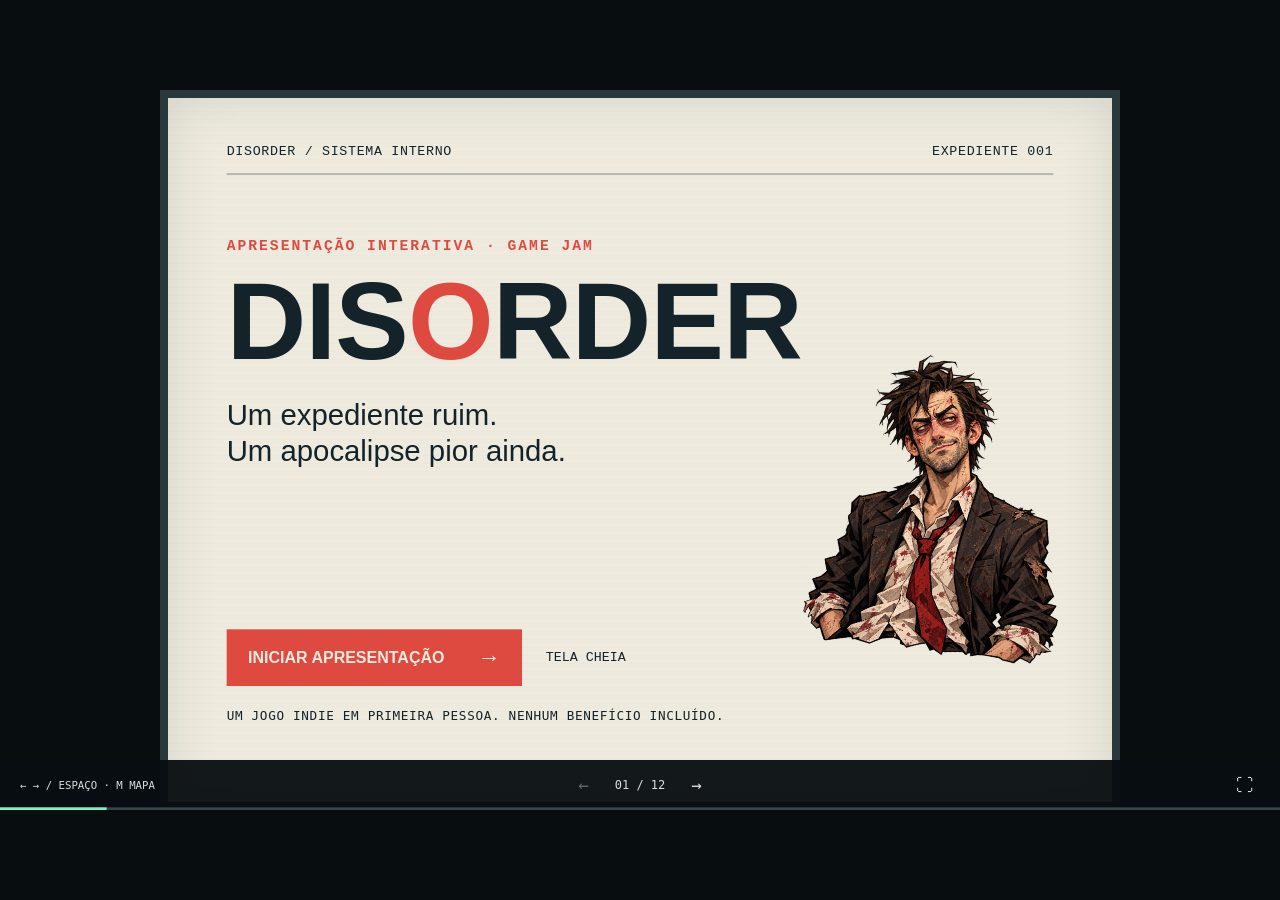
<file: index.html>
<!doctype html>
<html lang="pt-BR">
<head>
  <meta charset="UTF-8">
  <meta name="viewport" content="width=device-width,initial-scale=1">
  <meta name="description" content="DISORDER — apresentação interativa offline para game jam.">
  <title>DISORDER — um expediente ruim</title>
  <link rel="stylesheet" href="styles.css">
  <script src="content.js" defer></script>
  <script src="interactions.js" defer></script>
  <script src="presentation.js" defer></script>
</head>
<body>
  <main id="stage" aria-label="Apresentação DISORDER" tabindex="-1">
    <section class="slide corporate active" data-title="Um expediente ruim" aria-label="Tela 1 — abertura">
      <div class="office-frame cover">
        <div class="masthead"><span>DISORDER / SISTEMA INTERNO</span><span>EXPEDIENTE 001</span></div>
        <div class="cover-heading"><p class="eyebrow">APRESENTAÇÃO INTERATIVA · GAME JAM</p><h1>DIS<span>O</span>RDER</h1><p class="tagline">Um expediente ruim.<br>Um apocalipse pior ainda.</p></div>
        <img class="cover-portrait" src="assets/images/protagonist-bust.png" alt="Retrato do protagonista cansado, de terno gasto e gravata vermelha">
        <div class="cover-actions"><button id="start" class="primary">INICIAR APRESENTAÇÃO <span>→</span></button><button class="text-button" data-fullscreen>TELA CHEIA</button></div>
        <p class="cover-footer">UM JOGO INDIE EM PRIMEIRA PESSOA. NENHUM BENEFÍCIO INCLUÍDO.</p>
      </div>
    </section>

    <section class="slide corporate" data-title="O jogo em uma frase" aria-label="Tela 2 — o que é DISORDER" hidden>
      <div class="office-frame">
        <div class="masthead"><span>FICHA DO PROJETO</span><span>CLASSIFICAÇÃO: INDIE</span></div>
        <p class="eyebrow">02 / O QUE É DISORDER</p>
        <h2>Comédia de escritório.<br><em>Apocalipse em primeira pessoa.</em></h2>
        <div class="project-file"><div><p class="lead">Um funcionário dispensado precisa sobreviver a colegas que levaram o trabalho para o pós-vida.</p><div class="labels"><span>FPS ESTILIZADO</span><span>HUMOR ÁCIDO</span><span>PROGRESSÃO</span></div><p class="file-note">Capítulo 1 jogável no navegador.<br>Combate, economia e novas runs.</p></div><figure class="portrait-file"><img src="assets/images/protagonist-bust.png" alt="Arte usada no HUD do protagonista shooter"><figcaption>PERFIL: CANSADO. AINDA FUNCIONAL.</figcaption></figure></div>
      </div>
    </section>

    <section class="slide corporate" data-title="Antes do apocalipse" aria-label="Tela 3 — premissa" hidden>
      <div class="office-frame story">
        <div class="masthead"><span>OCORRÊNCIA / RECURSOS HUMANOS</span><span>ANTES DO CAOS</span></div>
        <div class="story-copy"><p class="eyebrow">03 / PREMISSA</p><h2>Você só queria<br>ir embora.</h2><p class="lead">Rotina. Burocracia. Demissão.<br>Na saída, o mundo muda.</p><p class="file-note">O escritório mantém sua imagem<br>640 × 480 / 4:3.</p><span class="stamp">EXPEDIENTE ENCERRADO</span></div>
        <figure class="office-shot"><img src="assets/screenshots/office.png" alt="Captura real do escritório, com personagem e mesa"><figcaption>CAPTURA REAL · ESCRITÓRIO</figcaption></figure>
        <p class="story-transition">O PROBLEMA AGORA ESTÁ DO LADO DE FORA. <span>→</span></p>
      </div>
    </section>

    <section class="slide shooter pivot" data-title="O loop de sobrevivência" aria-label="Tela 4 — transição e gameplay loop" hidden>
      <img class="scene-bg" src="assets/screenshots/extinguisher.jpg" alt="Rua real do shooter com extintor e tampa de lixeira em primeira pessoa">
      <div class="dark-wash"></div>
      <div class="content"><p class="eyebrow">04 / AGORA EM 16:9</p><h2>Fim do expediente.<br><em>Início do problema.</em></h2><p class="lead">Sobreviver é escolher onde gastar seu próximo recurso.</p>
        <div class="loop" aria-label="Loop de gameplay">
          <button data-loop="0" class="selected"><b>01</b><span>EXPLORAR</span></button><i>→</i>
          <button data-loop="1"><b>02</b><span>COMBATER</span></button><i>→</i>
          <button data-loop="2"><b>03</b><span>COLETAR AURA</span></button><i>→</i>
          <button data-loop="3"><b>04</b><span>MELHORAR</span></button><i>→</i>
          <button data-loop="4"><b>05</b><span>AVANÇAR</span></button>
        </div><p id="loop-detail" class="loop-detail" aria-live="polite">Leia a rua: cobertura, suprimentos e caminhos para o próximo confronto.</p>
        <p class="caption">IMAGEM REAL DO JOGO · CAPÍTULO COM SEIS ÁREAS E UM CONFRONTO FINAL</p>
      </div>
    </section>

    <section class="slide shooter arsenal" data-title="Armas com funções diferentes" aria-label="Tela 5 — armas e combate" hidden>
      <div class="content"><p class="eyebrow">05 / ARSENAL</p><h2>Ferramentas de<br><em>desligamento.</em></h2><div class="weapon-copy"><p class="small-label">ARMA SELECIONADA</p><h3 id="weapon-title">ESPINGARDA</h3><p id="weapon-role" class="lead">Controle de grupos a curta distância.</p><p id="weapon-detail">10 pellets independentes.<br>Um disparo pode atingir vários alvos.</p><div class="combat-facts"><span>HEADSHOTS</span><span>RECUO</span><span>DEFESA COM TAMPA</span></div><p class="caption">Impactos por superfície · munição finita<br>Gore configurável · feedback visual e sonoro</p></div></div>
      <figure class="weapon-shot"><img id="weapon-image" src="assets/screenshots/shotgun.jpg" alt="Espingarda em primeira pessoa na rua do jogo"><figcaption>CAPTURA REAL · GALERIA DE ARMAS DO JOGO</figcaption></figure>
      <div class="weapon-selector" role="group" aria-label="Selecionar arma">
        <button data-weapon="extinguisher">01 EXTINTOR</button><button data-weapon="knife">02 FACA</button><button data-weapon="pistol">03 PISTOLA</button><button data-weapon="shotgun" class="selected">04 ESPINGARDA</button><button data-weapon="smg">05 SMG</button><button data-weapon="revolver">06 REVÓLVER</button><button data-weapon="rifle">07 RIFLE</button><button data-weapon="stapler">08 GRAMPEADOR</button>
      </div>
    </section>

    <section class="slide paper enemies" data-title="A equipe pós-vida" aria-label="Tela 6 — inimigos" hidden>
      <div class="content"><p class="eyebrow">06 / DOSSIÊS DA EMPRESA</p><h2>Uma equipe.<br><em>Vários problemas.</em></h2><div class="enemy-detail"><span id="enemy-type" class="stamp">COMUM</span><h3 id="enemy-title">EXECUTIVO</h3><p id="enemy-behavior" class="lead">Persegue e pressiona de perto.</p><p id="enemy-counter">Mantenha distância. Use a tampa para abrir espaço.</p><p class="caption">Recortes 2D transparentes no mundo 3D.<br>Comportamento legível antes do ataque.</p></div></div>
      <div class="dossier-art"><div class="dossier-grid"></div><img id="enemy-image" src="assets/images/zombie-executive.png" alt="Recorte do inimigo executivo zumbi"><span class="dossier-id">ARQUIVO / 006 — ATIVO</span></div>
      <div class="enemy-selector" role="group" aria-label="Selecionar dossiê"><button data-enemy="common" class="selected">COMUM</button><button data-enemy="fast">RÁPIDO</button><button data-enemy="heavy">PESADO</button><button data-enemy="ranged">À DISTÂNCIA</button><button data-enemy="elite">ELITE</button><button data-enemy="special">ESPECIAL</button></div>
    </section>

    <section class="slide boss" data-title="Diretor Executivo" aria-label="Tela 7 — revelação do boss" hidden>
      <div class="boss-grid"></div><div class="boss-art"><img src="assets/images/zombie-director.webp" alt="Arte do Diretor Executivo, chefe zumbi corporativo"></div>
      <div class="boss-copy"><p class="eyebrow">07 / REUNIÃO FINAL</p><div id="boss-locked"><p class="small-label">IDENTIDADE RESTRITA</p><h2>???</h2><p class="lead">A última aprovação<br>vem da diretoria.</p><button id="reveal-boss" class="primary">REVELAR ARQUIVO <span>→</span></button><p class="caption">SETA DIREITA TAMBÉM REVELA</p></div>
        <div id="boss-revealed" hidden><p class="small-label">DIRETORIA / AMEAÇA MÁXIMA</p><h2>Diretor<br>Executivo.</h2><p class="boss-quote">“Sua resistência foi registrada.”</p><div class="phase-list"><div><b>01</b><span>INVESTIDA · PISÃO · ARREMESSO</span></div><div><b>02</b><span>MAIS PRESSÃO · EQUIPE INVOCADA</span></div><div><b>03</b><span>REUNIÃO · CORTES · DEMISSÃO EM MASSA</span></div></div><p class="caption">Três fases · avisos antes dos ataques · janelas de resposta<br>Não é apenas uma barra de vida maior.</p></div>
      </div>
    </section>

    <section class="slide shooter economy" data-title="Aura-Matic" aria-label="Tela 8 — economia e compra simulada" hidden>
      <div class="content"><p class="eyebrow">08 / ECONOMIA DA RUN</p><h2>Sua alma.<br><em>Nossa margem.</em></h2><p class="lead">1 inimigo comum = 1 Aura garantida.</p><div class="aura-rule"><span>◆</span><p>Orbe físico · coleta automática<br>Pesados: 2 · elites: 4–5<br>Double Aura dobra os drops comuns.</p></div><figure class="real-shop"><div class="shop-crop"><img src="assets/screenshots/shop-full.jpg" alt="Detalhe real da interface da loja Aura-Matic"></div><figcaption>INTERFACE REAL · DETALHE RECORTADO</figcaption></figure></div>
      <div class="shop-simulator"><div class="simulator-top"><span>AURA-MATIC / SIMULAÇÃO</span><button id="reset-shop" class="text-button">REINICIAR</button></div><p class="small-label">SALDO DE EXEMPLO · NÃO ALTERA O JOGO</p><p class="sim-balance">◆ <span id="sim-balance">100</span> <small>AURA</small></p><div id="upgrade-list"></div><p id="shop-feedback" role="status">Escolha um benefício. A próxima compra ficará mais cara.</p><p class="caption">Preços-base do modo Normal.<br>Preço = arredondar para cima(base × 1,28ⁿⁱ́ᵛᵉˡ)</p></div>
    </section>

    <section class="slide paper replay" data-title="O próximo expediente" aria-label="Tela 9 — rejogabilidade e proposta de progressão" hidden>
      <div class="content"><p class="eyebrow">09 / DEPOIS DA RUN</p><h2>Acabou a run.<br><em>Não acabou o expediente.</em></h2><div class="replay-columns"><article><p class="status implemented">JÁ IMPLEMENTADO</p><h3>Voltar diferente.</h3><p>Normal, Hard e Hora Extra.<br>Eventos, encontros e modificadores.</p><div class="meta-flow"><span>AURA + UPGRADES<br><b>reiniciam na nova run</b></span><span>ARMAS + DESAFIOS + RECORDES<br><b>ficam no perfil local</b></span></div></article><article class="proposal"><p class="status">PROPOSTA / NÃO IMPLEMENTADA</p><h3>Desempenho.</h3><p>1 eliminação → 1 ponto persistente.<br>Investir em melhorias permanentes.</p><div class="run-example"><span>EXEMPLO, NÃO RECORDES REAIS</span><b>312 KILLS <i>/</i> 84 HEADSHOTS</b><p>31:42 de sobrevivência → 312 pontos propostos</p></div></article></div></div>
    </section>

    <section class="slide shooter technical" data-title="Recursos da empresa" aria-label="Tela 10 — tecnologia e arquitetura" hidden>
      <div class="content"><p class="eyebrow">10 / RECURSOS DA EMPRESA</p><h2>Um FPS.<br><em>Só um navegador.</em></h2><div class="tech-layout"><div><p class="lead">JavaScript · Three.js<br>HTML · CSS · Vite</p><p class="tech-note">Site estático no GitHub Pages.<br>Sem backend em runtime.</p><p class="caption">Billboards, texturas compactas e efeitos em pools.<br>IA a 10 Hz. Qualidade ajustável.</p></div><div class="architecture" aria-label="Arquitetura do jogo"><div class="architecture-head">NAVEGADOR / LOOP DO JOGO</div><div class="architecture-grid"><span><b>INPUT</b>câmera · movimento</span><span><b>COMBATE</b>armas · acertos · IA</span><span><b>PROGRESSÃO</b>Aura · loja · eventos</span><span><b>APRESENTAÇÃO</b>Three.js · HUD · áudio</span></div><div class="architecture-foot"><span>SAVE + META → localStorage</span><span>VITE → ARQUIVOS ESTÁTICOS</span></div></div></div></div>
    </section>

    <section class="slide paper evolution" data-title="Evolução e incidentes" aria-label="Tela 11 — evolução e desafios" hidden>
      <div class="content"><p class="eyebrow">11 / INCIDENTES REGISTRADOS</p><h2>O projeto evoluiu.<br><em>O escopo também precisou evoluir.</em></h2><div class="evolution-layout"><div><div class="history"><div><b>01</b><p>ESCRITÓRIO<span>Atmosfera, humor e rotina.</span></p></div><div><b>02</b><p>VIRADA PARA O FPS<span>Arsenal, inimigos e economia.</span></p></div><div><b>03</b><p>LEGIBILIDADE E ESTABILIDADE<span>Pegada das armas, câmera e feedback.</span></p></div></div><div class="evolution-images"><img src="assets/screenshots/office.png" alt="Escritório do início do jogo"><span>→</span><img src="assets/screenshots/pistol.jpg" alt="Pistola no exterior atual do jogo"></div></div><div class="incident-list"><h3>O que deu trabalho.</h3><p><b>ENTRADA</b>Retomar o controle após cutscenes.</p><p><b>LEITURA</b>Mãos, armas e inimigos no mesmo estilo.</p><p><b>ECONOMIA</b>Pequenos drops previsíveis; preços crescentes.</p><p><b>PERFORMANCE</b>Limitar efeitos, memória e atualizações.</p><span class="status">AINDA EM POLIMENTO / PLAYTEST HUMANO</span></div></div></div>
    </section>

    <section class="slide shooter closing" data-title="Expediente encerrado" aria-label="Tela 12 — encerramento e demo" hidden>
      <img class="scene-bg" src="assets/screenshots/boss.jpg" alt="Captura real da arena final do Diretor"><div class="dark-wash"></div>
      <div class="content"><p class="eyebrow">12 / EXPEDIENTE ENCERRADO</p><h2>DIS<span>O</span>RDER</h2><p class="tagline">O RH não aprovou.<br>Você pode jogar.</p><div class="closing-actions"><a class="primary" href="https://gustvxlz.github.io/disorder/" target="_blank" rel="noopener noreferrer">JOGAR DISORDER ↗</a><button id="open-gallery">DEMO OFFLINE / CAPTURAS</button><a href="backup/DISORDER_APRESENTACAO.pdf" target="_blank">BACKUP PDF</a></div><p class="caption">O jogo online precisa de internet. Esta apresentação não.<br>Capítulo 1 jogável · projeto independente em polimento</p><a class="repo-link" href="https://github.com/gustvxlz/disorder" target="_blank" rel="noopener noreferrer">github.com/gustvxlz/disorder ↗</a></div><img class="closing-portrait" src="assets/images/protagonist-bust.png" alt="Retrato do protagonista DISORDER">
    </section>

    <nav class="deck-nav" aria-label="Navegação da apresentação"><button id="prev" aria-label="Tela anterior">←</button><span id="counter">01 / 12</span><button id="next" aria-label="Próxima tela">→</button><span class="key-hint">← → / ESPAÇO · M MAPA</span><button data-fullscreen aria-label="Entrar ou sair de tela cheia">⛶</button><div class="progress-track"><div id="progress"></div></div></nav>
  </main>
  <aside id="presenter" hidden aria-label="Notas do apresentador"><p class="presenter-warning">MODO DO APRESENTADOR<br>NÃO PROJETAR ESTA JANELA</p><div class="timer-row"><strong id="timer">00:00</strong><button id="timer-toggle">PAUSAR</button><button id="timer-reset">ZERAR</button></div><h2 id="note-title"></h2><p id="note-time"></p><h3>IDEIA PRINCIPAL</h3><p id="note-idea"></p><h3>FALA SUGERIDA</h3><p id="note-speech"></p><h3>TRANSIÇÃO</h3><p id="note-transition"></p><h3>A SEGUIR</h3><p id="note-next"></p></aside>
  <dialog id="overview" aria-label="Mapa da apresentação"><div class="dialog-top"><h2>MAPA DO EXPEDIENTE</h2><button data-close="overview">FECHAR / M</button></div><div id="overview-list"></div></dialog>
  <dialog id="gallery" aria-label="Galeria offline de capturas reais"><div class="dialog-top"><h2>DISORDER / DEMO EM CAPTURAS</h2><button data-close="gallery">VOLTAR À APRESENTAÇÃO</button></div><figure><img id="gallery-image" alt=""><figcaption id="gallery-caption"></figcaption></figure><div class="gallery-nav"><button id="gallery-prev">← ANTERIOR</button><span id="gallery-count"></span><button id="gallery-next">PRÓXIMA →</button></div></dialog>
  <p id="toast" role="status" hidden></p>
  <noscript>Ative JavaScript para a apresentação interativa ou abra backup/DISORDER_APRESENTACAO.pdf.</noscript>
</body>
</html>
</file>
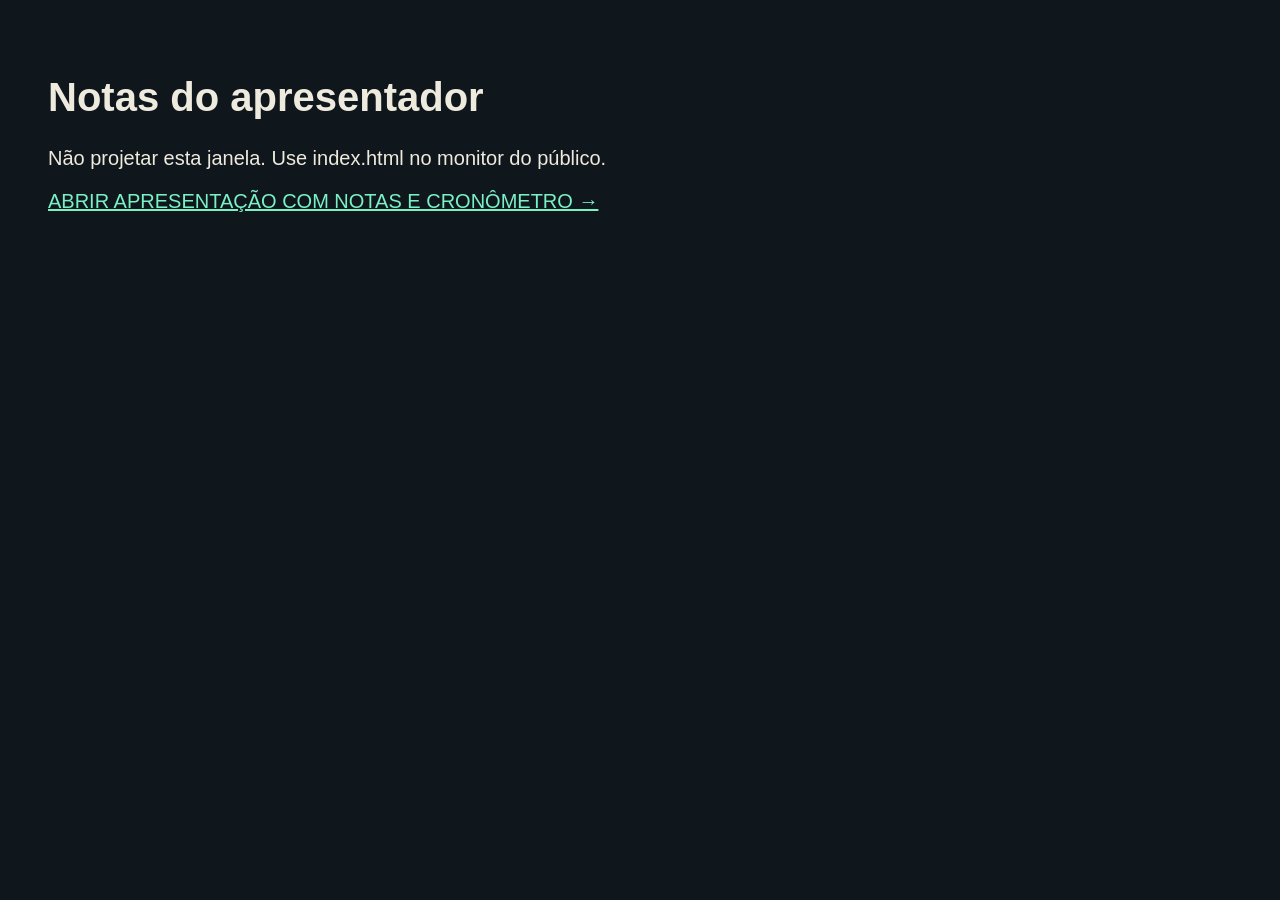
<file: APRESENTADOR.html>
<!doctype html>
<html lang="pt-BR">
<head><meta charset="UTF-8"><meta name="viewport" content="width=device-width,initial-scale=1"><title>DISORDER — notas privadas</title></head>
<body style="background:#10171c;color:#eeeade;font:20px Arial;padding:40px">
  <h1>Notas do apresentador</h1>
  <p>Não projetar esta janela. Use index.html no monitor do público.</p>
  <a style="color:#7af0c5" href="index.html?presenter=true">ABRIR APRESENTAÇÃO COM NOTAS E CRONÔMETRO →</a>
</body>
</html>
</file>
<file: styles.css>
:root{--paper:#eeeade;--ink:#14232a;--dark:#10171c;--red:#df4a40;--mint:#7af0c5;--muted:#b8c2c6;--stage-scale:1;color-scheme:dark}
*{box-sizing:border-box}html,body{margin:0;width:100%;height:100%;overflow:hidden;background:#080d10}body{font-family:Arial,Helvetica,sans-serif;color:var(--paper)}button,a{font:inherit}button,a{touch-action:manipulation}button{cursor:pointer}button:disabled{cursor:default;opacity:.4}button:focus-visible,a:focus-visible{outline:4px solid var(--mint);outline-offset:5px}button{border:1px solid currentColor;background:transparent;color:inherit;padding:15px 24px}a{color:inherit;text-decoration:none}button:hover,a:hover{filter:brightness(1.12)}[hidden]{display:none!important}
#stage{width:1920px;height:1080px;position:absolute;left:50%;top:50%;transform:translate(-50%,-50%) scale(var(--stage-scale));transform-origin:center;overflow:hidden;background:var(--dark);outline:none}
.slide{position:absolute;inset:0;overflow:hidden;background:var(--dark);animation:enter .32s ease-out}.slide.paper,.office-frame{background:var(--paper);color:var(--ink)}.slide.corporate{background:#080d10}.office-frame{position:absolute;left:240px;top:0;width:1440px;height:1080px;padding:68px 88px;border:12px solid #28383b;box-shadow:inset 0 0 70px #334c3b25}.office-frame:after{content:"";position:absolute;inset:0;background:repeating-linear-gradient(0deg,transparent,transparent 3px,#00000004 4px);pointer-events:none}.masthead{display:flex;justify-content:space-between;align-items:center;padding-bottom:22px;border-bottom:2px solid #14232a55;font:20px Consolas,'Courier New',monospace;letter-spacing:1px;margin-bottom:64px}.eyebrow,.small-label,.caption,.status{font-family:Consolas,'Courier New',monospace}.eyebrow{font-size:22px;letter-spacing:3px;margin:0 0 25px;color:var(--red);font-weight:bold}.small-label{font-size:20px;letter-spacing:2px;margin:0 0 12px}.caption{font-size:20px;line-height:1.5;color:var(--muted)}.paper .caption,.office-frame .caption{color:#43545d}h1,h2,h3,p,figure{margin-top:0}h1,h2,h3{font-family:Impact,'Arial Narrow',Arial,sans-serif;font-weight:900;letter-spacing:1px}h2{font-size:82px;line-height:1.06;margin:0 0 32px}h2 em{font-style:normal;color:var(--red)}h3{font-size:48px;line-height:1.08;margin:0 0 24px}.lead{font-size:34px;line-height:1.32}.content{position:absolute;inset:0;padding:88px 100px 125px}.tagline{font-size:44px;line-height:1.24}.primary{display:inline-flex;align-items:center;justify-content:space-between;gap:50px;background:var(--red);color:var(--paper);border:0;font-size:24px;font-weight:bold;padding:23px 32px;min-height:70px}.primary span{font-size:34px}.text-button{border:0;font:20px Consolas,'Courier New',monospace;padding:12px}.stamp{display:inline-block;color:var(--red);border:3px solid var(--red);font:700 25px Consolas,'Courier New',monospace;padding:14px 20px;transform:rotate(-4deg)}.labels{display:flex;flex-wrap:wrap;gap:12px;margin-top:38px}.labels span{background:var(--ink);color:var(--paper);padding:12px 15px;font:21px Consolas,monospace}.file-note{font:25px/1.45 Consolas,'Courier New',monospace;margin-top:45px;color:#425259}
.cover .masthead{margin-bottom:95px}.cover-heading{position:relative;z-index:2;max-width:840px}.cover h1{font-size:165px;line-height:.9;margin:20px 0 40px;letter-spacing:-1px}.cover h1 span,.closing h2 span{color:var(--red)}.cover-portrait{position:absolute;right:55px;bottom:215px;width:410px;height:460px;object-fit:contain;transform:rotate(6deg)}.cover-actions{position:absolute;left:88px;bottom:174px;display:flex;align-items:center;gap:24px;z-index:3}.cover-footer{position:absolute;left:88px;bottom:100px;font:19px Consolas,monospace;letter-spacing:1px}.project-file{display:grid;grid-template-columns:1.15fr .85fr;gap:40px;margin-top:30px}.project-file .lead{max-width:650px}.portrait-file{margin:0;height:430px;display:flex;flex-direction:column;align-items:center}.portrait-file img{height:380px;max-width:100%;object-fit:contain}.portrait-file figcaption{font:18px Consolas,monospace;margin-top:15px}.story .masthead{margin-bottom:52px}.story-copy{position:relative;z-index:2;width:470px}.story-copy h2{font-size:79px}.story-copy .lead{font-size:32px}.story-copy .stamp{margin-top:28px;font-size:23px}.office-shot{position:absolute;right:66px;top:247px;width:660px;margin:0;border:8px solid var(--ink);background:var(--ink);color:var(--paper)}.office-shot img{width:100%;height:486px;object-fit:cover;object-position:50% 50%}.office-shot figcaption{font:18px Consolas,monospace;padding:15px}.story-transition{position:absolute;left:88px;bottom:135px;font:25px Consolas,monospace;letter-spacing:1px}.story-transition span{color:var(--red);margin-left:30px}
.scene-bg{position:absolute;inset:0;width:100%;height:100%;object-fit:cover}.dark-wash{position:absolute;inset:0;background:linear-gradient(90deg,#10171cf2 0%,#10171ca6 65%,#10171c88),linear-gradient(0deg,#10171c 0%,transparent 60%)}.pivot{animation:widen .45s ease-out}.pivot .lead{max-width:980px}.pivot h2{font-size:92px}.loop{display:flex;align-items:center;gap:15px;position:absolute;left:100px;right:100px;bottom:290px}.loop button{flex:1;height:148px;padding:24px 20px;border-color:#c7c6b580;text-align:left;background:#11191ce6}.loop b{display:block;color:var(--red);font:32px Consolas,monospace;margin-bottom:18px}.loop span{font:700 26px Arial}.loop i{font-style:normal;color:var(--mint);font-size:30px}.loop button.selected{border-color:var(--mint);box-shadow:inset 0 -6px var(--mint)}.loop-detail{position:absolute;left:100px;bottom:185px;max-width:1500px;font-size:32px}.pivot .caption{position:absolute;left:100px;bottom:132px}
.arsenal .content{width:820px}.arsenal h2{font-size:82px}.weapon-copy{margin-top:52px}.weapon-copy h3{color:var(--mint);font-size:54px}.weapon-copy .lead{font-size:32px;max-width:650px;margin-bottom:22px}.weapon-copy>p:not(.lead):not(.caption):not(.small-label){font-size:27px;line-height:1.4}.combat-facts{display:flex;gap:14px;flex-wrap:wrap;margin:35px 0 25px}.combat-facts span{border-top:3px solid var(--red);padding-top:12px;font:18px Consolas,monospace}.weapon-shot{position:absolute;left:840px;right:70px;top:100px;height:665px;margin:0;display:flex;flex-direction:column;justify-content:center;background:#0d1317;border-top:6px solid var(--red)}.weapon-shot img{width:100%;height:590px;object-fit:contain}.weapon-shot figcaption{font:18px Consolas,monospace;color:var(--muted);padding:12px 22px}.weapon-selector{position:absolute;bottom:145px;left:100px;right:100px;display:grid;grid-template-columns:repeat(4,1fr);gap:12px}.weapon-selector button{padding:18px 20px;font:22px Consolas,monospace;text-align:left;border-color:#55616a}.weapon-selector button.selected,.enemy-selector button.selected{background:var(--mint);border-color:var(--mint);color:var(--ink);font-weight:bold}
.enemies .content{width:1020px}.enemy-detail{margin-top:65px;max-width:690px}.enemy-detail .stamp{font-size:24px;margin-bottom:30px}.enemy-detail h3{font-size:65px}.enemy-detail>p:not(.lead):not(.caption){font-size:28px;line-height:1.4}.dossier-art{position:absolute;right:115px;top:110px;width:710px;height:720px;border:2px solid #67797155}.dossier-grid{position:absolute;inset:0;background-image:linear-gradient(#14232a0c 1px,transparent 1px),linear-gradient(90deg,#14232a0c 1px,transparent 1px);background-size:50px 50px}.dossier-art img{position:absolute;width:95%;height:90%;left:2.5%;top:3%;object-fit:contain;filter:drop-shadow(20px 25px 0 #14232a14)}.dossier-id{position:absolute;bottom:15px;left:22px;font:18px Consolas,monospace}.enemy-selector{position:absolute;bottom:150px;left:100px;right:100px;display:flex;gap:15px}.enemy-selector button{flex:1;white-space:nowrap;font:22px Consolas,monospace;border-color:#59635f}
.boss{background:#b02e2c;color:var(--paper)}.boss-grid{position:absolute;inset:0;background:repeating-linear-gradient(90deg,transparent 0,transparent 119px,#00000010 120px)}.boss-art{position:absolute;left:80px;top:70px;width:850px;height:910px}.boss-art img{width:100%;height:100%;object-fit:contain;filter:brightness(0);opacity:.65;transition:filter .4s,opacity .4s,transform .4s;transform:scale(.94)}.boss.revealed .boss-art img{filter:drop-shadow(25px 25px 0 #0003);opacity:1;transform:scale(1)}.boss-copy{position:absolute;left:1030px;top:110px;width:760px}.boss .eyebrow{color:var(--paper)}.boss h2{font-size:110px;margin-bottom:30px}.boss-quote{font:italic 32px Georgia,serif}.boss .primary{background:var(--ink)}.boss .caption{color:#f4dad4;font-size:21px}.phase-list{margin:42px 0}.phase-list div{display:flex;align-items:center;gap:22px;border-top:1px solid #fff7;padding:20px 0}.phase-list b{font:34px Consolas,monospace}.phase-list span{font:22px Consolas,monospace}.boss #boss-locked{margin-top:110px}
.economy .content{width:960px}.economy h2{font-size:83px}.economy .lead{font-size:31px}.aura-rule{display:flex;gap:25px;align-items:center;margin:25px 0}.aura-rule>span{font-size:65px;color:var(--mint)}.aura-rule p{font-size:27px;line-height:1.45;margin:0}.real-shop{position:absolute;left:100px;top:565px;width:720px;height:305px;margin:0;display:flex;align-items:center;gap:30px}.real-shop img{height:100%;width:330px;object-fit:contain;border:1px solid #3b5653}.real-shop figcaption{font:20px/1.6 Consolas,monospace;color:var(--muted);width:260px}.shop-simulator{position:absolute;right:100px;top:100px;width:870px;padding:30px 42px;border:2px solid var(--mint);background:#152523;min-height:790px}.simulator-top{display:flex;align-items:center;justify-content:space-between;border-bottom:1px solid #7af0c54d;padding-bottom:20px;margin-bottom:25px;font:22px Consolas,monospace;color:var(--mint)}.shop-simulator .small-label{font-size:18px;color:var(--muted)}.sim-balance{font:700 70px Consolas,monospace;color:var(--mint);margin:10px 0 30px}.sim-balance small{font-size:26px}.upgrade-row{display:grid;grid-template-columns:1fr auto;align-items:center;border-top:1px solid #7af0c53a;padding:23px 0;gap:20px}.upgrade-row h3{font:700 27px Consolas,monospace;margin:0 0 9px}.upgrade-row p{font-size:22px;margin:0;color:#d2ddd7}.upgrade-row button{font:23px Consolas,monospace;padding:17px 22px;color:var(--mint);min-width:200px}.upgrade-row button:disabled{opacity:.5}.shop-simulator #shop-feedback{font:21px/1.5 Consolas,monospace;color:var(--mint);min-height:60px;margin:24px 0 12px}.shop-simulator .caption{font-size:18px;margin-bottom:0}
.replay h2{font-size:79px}.replay-columns{display:grid;grid-template-columns:1fr 1fr;gap:90px;margin-top:62px}.replay-columns article{border-top:4px solid var(--ink);padding-top:25px}.status{display:inline-block;padding:9px 13px;background:#a1422e;color:#fff6e7;font-size:19px;letter-spacing:1px}.status.implemented{background:#255648;color:#dbfff1}.replay h3{font-size:58px;margin:20px 0 25px}.replay-columns article>p:not(.status){font-size:29px;line-height:1.5}.meta-flow{display:flex;flex-direction:column;gap:20px;margin-top:35px}.meta-flow>span{font:22px/1.6 Consolas,monospace;border-left:5px solid var(--red);padding:10px 20px}.meta-flow b{font-family:Arial;font-weight:normal;font-size:26px}.proposal{background:#dcd7c8;padding:25px 38px}.proposal .status{background:transparent;color:#8b362b;border:1px solid #8b362b}.run-example{margin-top:40px;border-top:1px solid #14232a50;padding-top:25px}.run-example>span{font:18px Consolas,monospace;display:block;margin-bottom:18px}.run-example b{font:38px Impact,Arial,sans-serif}.run-example i{font-style:normal;color:var(--red);margin:0 12px}.run-example p{font:22px/1.5 Consolas,monospace;margin-top:18px}
.technical h2{font-size:91px}.tech-layout{display:grid;grid-template-columns:680px 1fr;gap:70px;margin-top:75px}.tech-layout .lead{font-size:41px;line-height:1.5}.tech-note{font-size:31px;line-height:1.5;margin:35px 0}.architecture{border:1px solid #627071;font-family:Consolas,monospace}.architecture-head{font-size:25px;padding:28px;background:#29433d;color:var(--mint)}.architecture-grid{display:grid;grid-template-columns:1fr 1fr}.architecture-grid span{font-size:24px;line-height:1.5;padding:32px;border:1px solid #62707155}.architecture-grid b{display:block;color:var(--mint);font-size:27px;margin-bottom:12px}.architecture-foot{padding:22px 28px;display:flex;flex-direction:column;gap:18px;background:#0c1215;font-size:22px}
.evolution h2{font-size:77px}.evolution-layout{display:grid;grid-template-columns:910px 1fr;gap:85px;margin-top:50px}.history>div{display:flex;align-items:center;gap:30px;padding:18px 0;border-top:1px solid #14232a55}.history b{font:47px Impact,Arial;color:var(--red)}.history p{font:700 26px Consolas,monospace;margin:0}.history p span{display:block;font:26px Arial;line-height:1.4;margin-top:9px;color:#3b4c50}.evolution-images{display:flex;align-items:center;gap:20px;margin-top:38px}.evolution-images img{width:410px;height:231px;object-fit:contain;background:#14232a}.evolution-images span{font-size:38px;color:var(--red)}.incident-list{border-left:2px solid #14232a55;padding-left:42px}.incident-list h3{font-size:46px}.incident-list p{font-size:25px;line-height:1.45;margin-bottom:22px}.incident-list b{display:block;font:22px Consolas,monospace;color:#a13f36;margin-bottom:4px}.incident-list .status{font-size:17px;margin-top:8px}
.closing h2{font-size:190px;line-height:.94;letter-spacing:0;margin-top:110px}.closing .content{z-index:2}.closing .tagline{font-size:48px;margin:45px 0 55px}.closing-actions{display:flex;gap:16px;align-items:center;position:relative;z-index:3}.closing-actions button,.closing-actions>a:not(.primary){font:22px Consolas,monospace;border:1px solid #879591;padding:23px 26px;background:#10171ccf}.closing-actions .primary{font-size:24px;gap:15px}.closing .caption{margin-top:34px}.repo-link{display:inline-block;font:23px Consolas,monospace;color:var(--mint);margin-top:20px}.closing-portrait{position:absolute;right:80px;top:115px;width:690px;height:740px;object-fit:contain;transform:rotate(6deg);opacity:.96;z-index:1}
.deck-nav{position:absolute;z-index:10;bottom:0;left:0;width:100%;height:75px;background:#080d10f2;display:flex;justify-content:center;align-items:center;gap:24px;color:#c5cecf;font:18px Consolas,monospace}.deck-nav button{padding:8px 15px;border:0;font-size:26px}.deck-nav .key-hint{position:absolute;left:30px;font-size:16px}.deck-nav [data-fullscreen]{position:absolute;right:25px}.progress-track{position:absolute;left:0;right:0;bottom:0;height:4px;background:#354548}#progress{height:100%;background:var(--mint);width:8.333%;transition:width .25s}.paper~.deck-nav{color:#ddd}
dialog{border:2px solid #66837a;background:#10171c;color:var(--paper);padding:28px;max-width:94vw;width:1500px;max-height:94vh;overflow:auto}dialog::backdrop{background:#000d}.dialog-top{display:flex;justify-content:space-between;align-items:center;margin-bottom:24px}.dialog-top h2{font:28px Consolas,monospace;margin:0}.dialog-top button{font:18px Consolas,monospace}.dialog-top button:focus-visible{outline-width:2px}#overview-list{display:grid;grid-template-columns:repeat(3,1fr);gap:14px}#overview-list button{min-height:100px;text-align:left;font:23px Arial;line-height:1.3}#overview-list button span{display:block;color:var(--mint);font:20px Consolas,monospace;margin-bottom:8px}#overview-list button.selected{background:#29433d}#gallery{width:1500px}#gallery figure{margin:0;text-align:center}#gallery-image{max-width:100%;height:min(65vh,770px);object-fit:contain}#gallery-caption{font:22px/1.4 Consolas,monospace;margin:20px 0}.gallery-nav{display:flex;justify-content:center;align-items:center;gap:35px;font:20px Consolas,monospace}.gallery-nav button{font-size:20px}#toast{position:fixed;bottom:85px;left:50%;transform:translateX(-50%);padding:18px 25px;max-width:80vw;background:#234f42;color:#e3fff3;font:18px Arial;z-index:50}
#presenter{position:absolute;right:0;top:0;bottom:0;width:28%;background:#e9e5d9;color:#14232a;padding:25px;overflow:auto;font-size:18px;line-height:1.5}.presenter-warning{font:700 16px/1.5 Consolas,monospace;color:#ae342b;border-bottom:1px solid #14232a66;padding-bottom:15px}.timer-row{display:flex;align-items:center;gap:12px}.timer-row strong{font:34px Consolas,monospace;margin-right:auto}.timer-row button{padding:8px;font-size:12px}#presenter h2{font:700 28px Arial;line-height:1.2;margin:25px 0 5px}#presenter h3{font:700 15px Consolas,monospace;color:#995348;margin:22px 0 8px}#note-time{font:16px Consolas,monospace}#presenter p{margin-bottom:12px}.presenter-mode #stage{left:36%}.presenter-mode .key-hint{display:none}
@keyframes enter{from{opacity:0;transform:translateY(10px)}to{opacity:1;transform:translateY(0)}}@keyframes widen{from{clip-path:inset(0 12.5%);filter:saturate(.4)}to{clip-path:inset(0 0);filter:saturate(1)}}@media(prefers-reduced-motion:reduce){*,*:before,*:after{animation:none!important;transition:none!important}}@media(max-width:800px){dialog{padding:15px}.dialog-top h2{font-size:18px}.dialog-top button{font-size:12px;padding:10px}#overview-list{grid-template-columns:repeat(2,1fr)}#overview-list button{font-size:16px}#gallery-caption{font-size:16px}.gallery-nav{font-size:15px;gap:14px}.gallery-nav button{font-size:14px;padding:10px}#presenter{font-size:14px;padding:15px}.timer-row{flex-wrap:wrap}#presenter h2{font-size:22px}}
.real-shop .shop-crop{position:relative;overflow:hidden;width:330px;height:305px;flex-shrink:0;border:1px solid #3b5653}.real-shop .shop-crop img{position:absolute;width:880px;height:495px;max-width:none;left:-275px;top:-43px;object-fit:fill;border:0}
</file>
